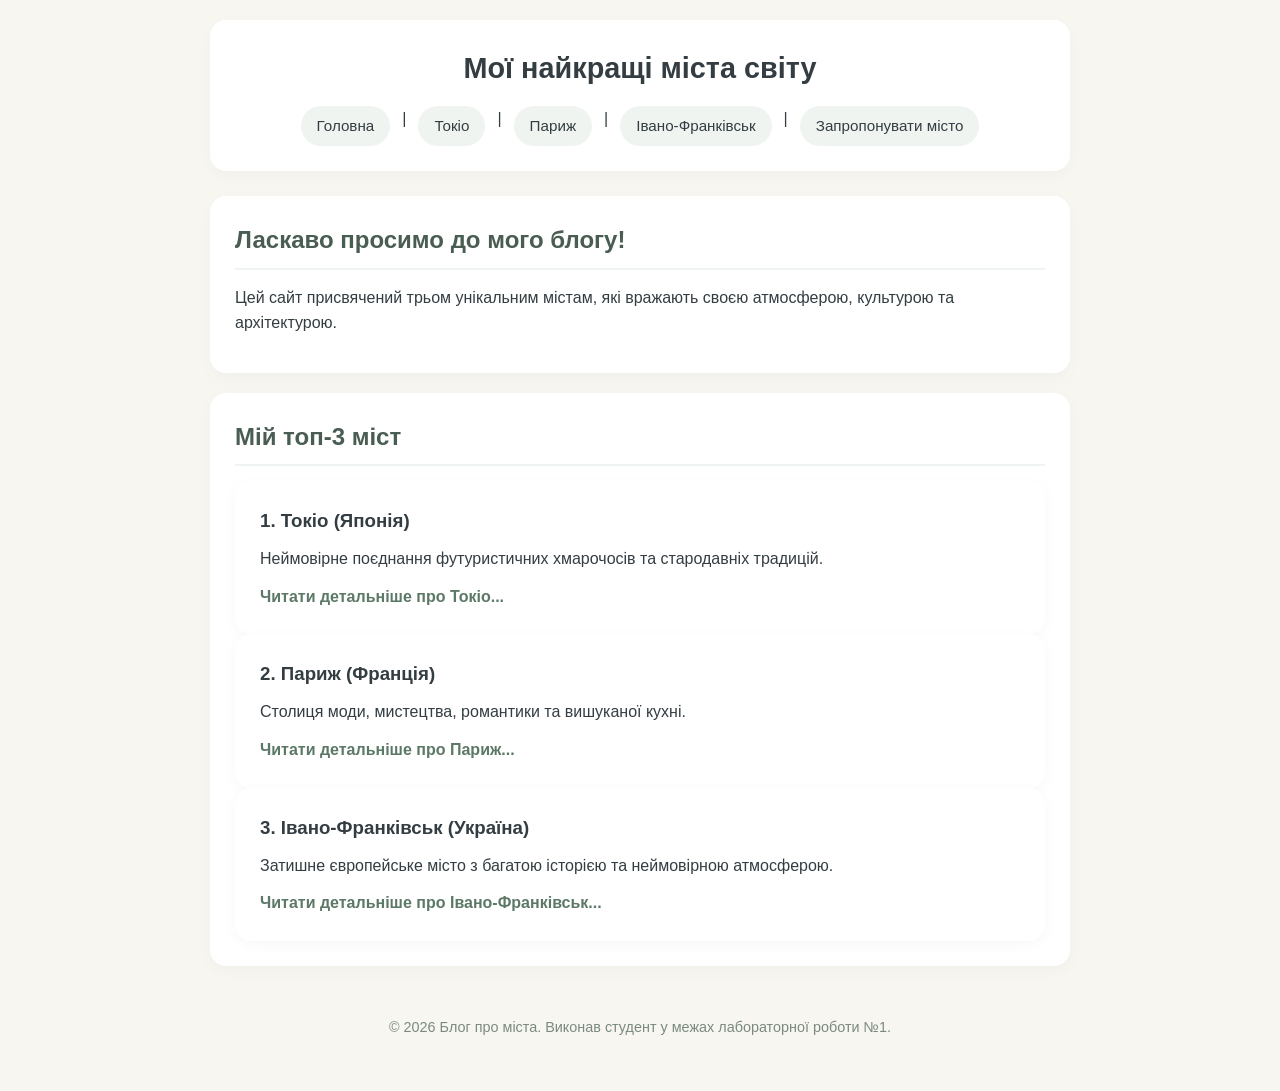
<file: lab_1/index.html>
<!DOCTYPE html>
<html lang="uk">
<head>
    <meta charset="UTF-8">
    <meta name="viewport" content="width=device-width, initial-scale=1.0">
    <title>Блог «Мої найкращі міста світу»</title>
    <link rel="stylesheet" href="./style.css">
</head>
<body>
    <header>
        <h1>Мої найкращі міста світу</h1>
        <nav>
            <a href="./index.html">Головна</a> |
            <a href="./city-1.html">Токіо</a> |
            <a href="./city-2.html">Париж</a> |
            <a href="./city-3.html">Івано-Франківськ</a> |
            <a href="./form.html">Запропонувати місто</a>
        </nav>
    </header>

    <main>
        <section>
            <h2>Ласкаво просимо до мого блогу!</h2>
            <p>Цей сайт присвячений трьом унікальним містам, які вражають своєю атмосферою, культурою та архітектурою.</p>
        </section>

        <section>
            <h2>Мій топ-3 міст</h2>
            <article>
                <h3>1. Токіо (Японія)</h3>
                <p>Неймовірне поєднання футуристичних хмарочосів та стародавніх традицій.</p>
                <a href="./city-1.html">Читати детальніше про Токіо...</a>
            </article>

            <article>
                <h3>2. Париж (Франція)</h3>
                <p>Столиця моди, мистецтва, романтики та вишуканої кухні.</p>
                <a href="./city-2.html">Читати детальніше про Париж...</a>
            </article>

            <article>
                <h3>3. Івано-Франківськ (Україна)</h3>
                <p>Затишне європейське місто з багатою історією та неймовірною атмосферою.</p>
                <a href="./city-3.html">Читати детальніше про Івано-Франківськ...</a>
            </article>
        </section>
    </main>

    <footer>
        <hr>
        <p>&copy; 2026 Блог про міста. Виконав студент у межах лабораторної роботи №1.</p>
    </footer>
</body>
</html>
</file>
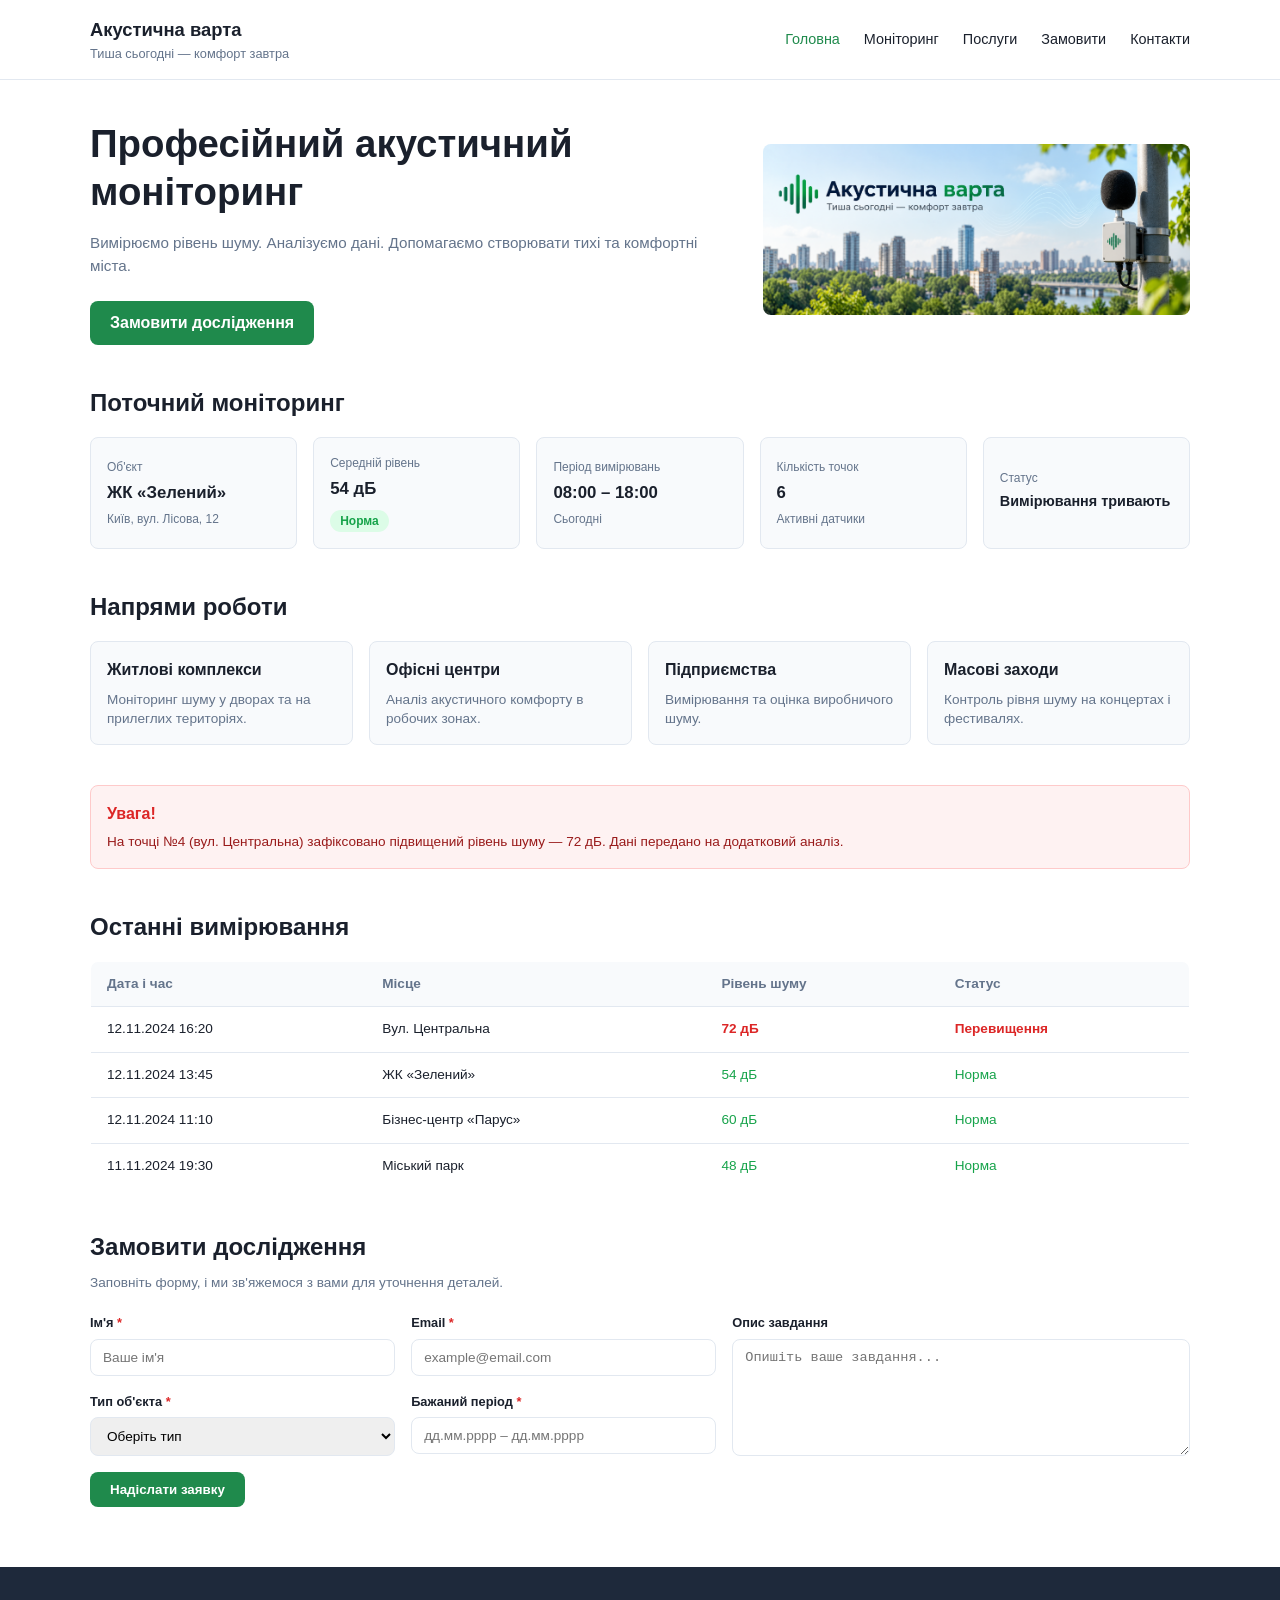
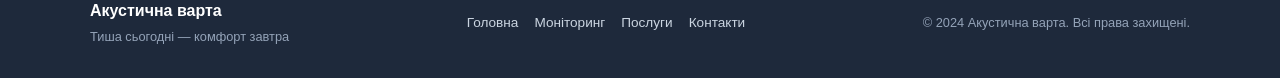
<file: lab_3/index.html>
<!DOCTYPE html>
<html lang="uk">
<head>
  <meta charset="UTF-8">
  <meta name="viewport" content="width=device-width, initial-scale=1.0">
  <title>Акустична варта — Моніторинг шуму</title>
  <link rel="stylesheet" href="./css/main.css">
  <script src="/lab_4/js/monitoring.js" defer></script>
</head>
<body>

  <header class="site-header">
    <div class="header-container">
      <div class="logo">
        <span class="logo-title">Акустична варта</span>
        <span class="logo-tagline">Тиша сьогодні — комфорт завтра</span>
      </div>
      <nav class="main-nav">
        <ul>
          <li><a href="#hero" class="active">Головна</a></li>
          <li><a href="#monitoring">Моніторинг</a></li>
          <li><a href="#services">Послуги</a></li>
          <li><a href="#order">Замовити</a></li>
          <li><a href="#contacts">Контакти</a></li>
        </ul>
      </nav>
    </div>
  </header>

  <main>
    <section id="hero" class="hero-section">
      <div class="hero-content">
        <h1>Професійний акустичний моніторинг</h1>
        <p>Вимірюємо рівень шуму. Аналізуємо дані. Допомагаємо створювати тихі та комфортні міста.</p>
        <a href="#order" class="btn btn-primary">Замовити дослідження</a>
      </div>
      <div class="sensor-decoration">
        <img src="./assets/img/2_lab_header (1).png" alt="Акустичний датчик" class="sensor-img">
      </div>
    </section>

    <section id="monitoring" class="section-container">
      <h2>Поточний моніторинг</h2>
      <div class="cards-wrapper">
        <div class="card metric-card">
          <span class="card-label">Об'єкт</span>
          <strong class="card-value">ЖК «Зелений»</strong>
          <span class="card-subtext">Київ, вул. Лісова, 12</span>
        </div>
        <div class="card metric-card">
          <span class="card-label">Середній рівень</span>
          <strong class="card-value">54 дБ</strong>
          <span class="badge badge-success">Норма</span>
        </div>
        <div class="card metric-card">
          <span class="card-label">Період вимірювань</span>
          <strong class="card-value">08:00 – 18:00</strong>
          <span class="card-subtext">Сьогодні</span>
        </div>
        <div class="card metric-card">
          <span class="card-label">Кількість точок</span>
          <strong class="card-value">6</strong>
          <span class="card-subtext">Активні датчики</span>
        </div>
        <div class="card metric-card">
          <span class="card-label">Статус</span>
          <strong class="card-value status-text">Вимірювання тривають</strong>
        </div>
      </div>
    </section>

    <section id="services" class="section-container">
      <h2>Напрями роботи</h2>
      <div class="cards-wrapper">
        <article class="card service-card">
          <h3>Житлові комплекси</h3>
          <p>Моніторинг шуму у дворах та на прилеглих територіях.</p>
        </article>
        <article class="card service-card">
          <h3>Офісні центри</h3>
          <p>Аналіз акустичного комфорту в робочих зонах.</p>
        </article>
        <article class="card service-card">
          <h3>Підприємства</h3>
          <p>Вимірювання та оцінка виробничого шуму.</p>
        </article>
        <article class="card service-card">
          <h3>Масові заходи</h3>
          <p>Контроль рівня шуму на концертах і фестивалях.</p>
        </article>
      </div>
    </section>

    <aside class="warning-box" id="warning">
      <span class="warning-badge">Увага!</span>
      <h3>Увага!</h3>
      <p>На точці №4 (вул. Центральна) зафіксовано підвищений рівень шуму — 72 дБ. Дані передано на додатковий аналіз.</p>
    </aside>

    <section class="section-container">
      <h2>Останні вимірювання</h2>
      <table class="measurements-table">
        <thead>
          <tr>
            <th>Дата і час</th>
            <th>Місце</th>
            <th>Рівень шуму</th>
            <th>Статус</th>
          </tr>
        </thead>
        <tbody>
          <tr>
            <td>12.11.2024 16:20</td>
            <td>Вул. Центральна</td>
            <td class="text-danger">72 дБ</td>
            <td class="text-danger">Перевищення</td>
          </tr>
          <tr>
            <td>12.11.2024 13:45</td>
            <td>ЖК «Зелений»</td>
            <td class="text-success">54 дБ</td>
            <td class="text-success">Норма</td>
          </tr>
          <tr>
            <td>12.11.2024 11:10</td>
            <td>Бізнес-центр «Парус»</td>
            <td class="text-success">60 дБ</td>
            <td class="text-success">Норма</td>
          </tr>
          <tr>
            <td>11.11.2024 19:30</td>
            <td>Міський парк</td>
            <td class="text-success">48 дБ</td>
            <td class="text-success">Норма</td>
          </tr>
        </tbody>
      </table>
    </section>

    <section id="order" class="section-container">
      <h2>Замовити дослідження</h2>
      <p class="section-subtitle">Заповніть форму, і ми зв'яжемося з вами для уточнення деталей.</p>

      <form class="order-form" action="#" method="post">
        <div class="form-grid">
          <div class="form-group">
            <label for="user-name">Ім'я <span class="required">*</span></label>
            <input type="text" id="user-name" name="name" placeholder="Ваше ім'я" required>
          </div>

          <div class="form-group">
            <label for="user-email">Email <span class="required">*</span></label>
            <input type="email" id="user-email" name="email" placeholder="example@email.com" required>
          </div>

          <div class="form-group">
            <label for="object-type">Тип об'єкта <span class="required">*</span></label>
            <select id="object-type" name="object-type" required>
              <option value="" disabled selected>Оберіть тип</option>
              <option value="residential">Житловий комплекс</option>
              <option value="office">Офісний центр</option>
              <option value="industrial">Підприємство</option>
              <option value="event">Масовий захід</option>
            </select>
          </div>

          <div class="form-group">
            <label for="period">Бажаний період <span class="required">*</span></label>
            <input type="text" id="period" name="period" placeholder="дд.мм.рррр – дд.мм.рррр" required>
          </div>

          <div class="form-group full-width">
            <label for="description">Опис завдання</label>
            <textarea id="description" name="description" rows="4" placeholder="Опишіть ваше завдання..."></textarea>
          </div>
        </div>

        <button type="submit" class="btn btn-primary btn-submit">Надіслати заявку</button>
      </form>
    </section>
  </main>

  <footer id="contacts" class="site-footer">
    <div class="footer-container">
      <div class="footer-brand">
        <strong>Акустична варта</strong>
        <p>Тиша сьогодні — комфорт завтра</p>
      </div>
      <ul class="footer-nav">
        <li><a href="#hero">Головна</a></li>
        <li><a href="#monitoring">Моніторинг</a></li>
        <li><a href="#services">Послуги</a></li>
        <li><a href="#contacts">Контакти</a></li>
      </ul>
      <div class="footer-copyright">
        © 2024 Акустична варта. Всі права захищені.
      </div>
    </div>
  </footer>

</body>
</html>
</file>
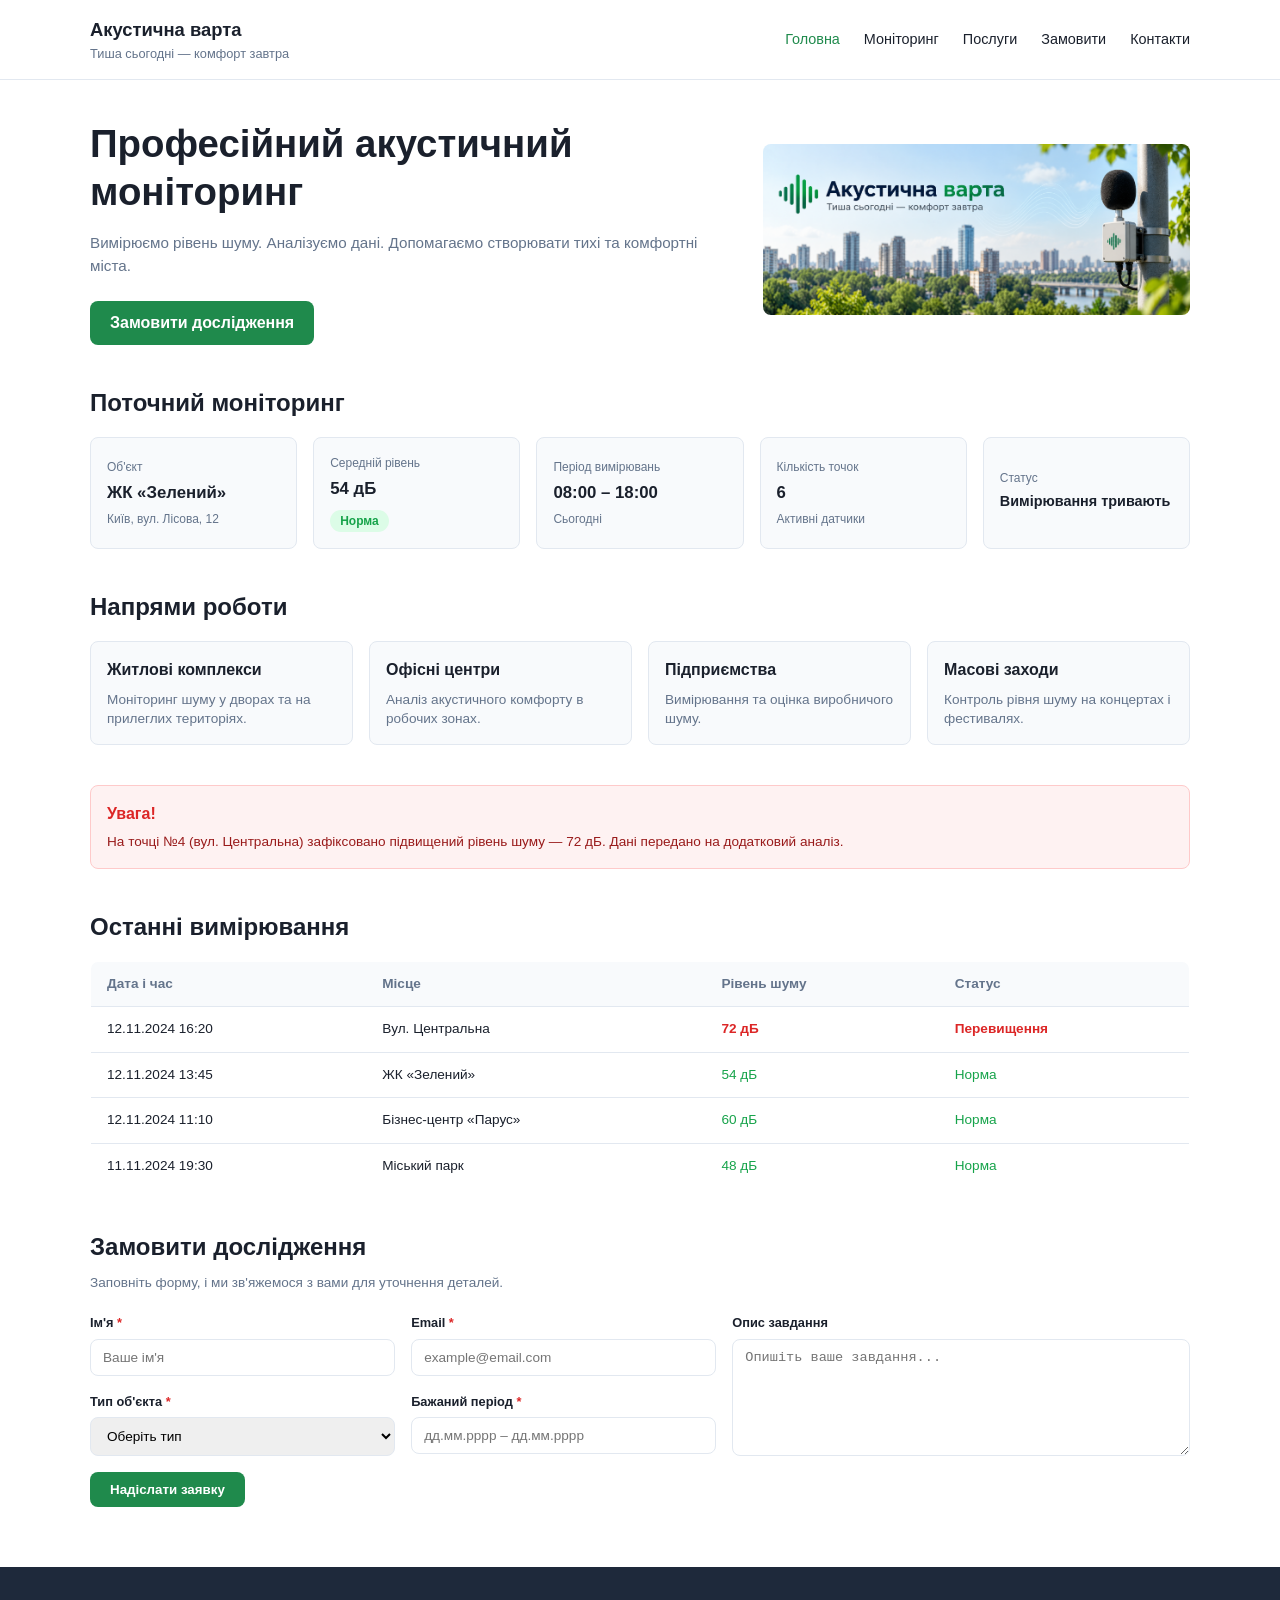
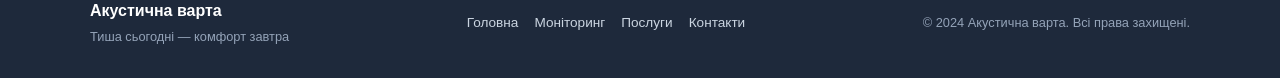
<file: lab_3/acoustic-watch/index.html>
<!DOCTYPE html>
<html lang="uk">
<head>
  <meta charset="UTF-8">
  <meta name="viewport" content="width=device-width, initial-scale=1.0">
  <title>Акустична варта — Моніторинг шуму</title>
  <link rel="stylesheet" href="/lab_3/css/main.css">
  
</head>
<body>

  <header class="site-header">
    <div class="header-container">
      <div class="logo">
        <span class="logo-title">Акустична варта</span>
        <span class="logo-tagline">Тиша сьогодні — комфорт завтра</span>
      </div>
      <nav class="main-nav">
        <ul>
          <li><a href="#hero" class="active">Головна</a></li>
          <li><a href="#monitoring">Моніторинг</a></li>
          <li><a href="#services">Послуги</a></li>
          <li><a href="#order">Замовити</a></li>
          <li><a href="#contacts">Контакти</a></li>
        </ul>
      </nav>
    </div>
  </header>

  <main>
    <section id="hero" class="hero-section">
      <div class="hero-content">
        <h1>Професійний акустичний моніторинг</h1>
        <p>Вимірюємо рівень шуму. Аналізуємо дані. Допомагаємо створювати тихі та комфортні міста.</p>
        <a href="#order" class="btn btn-primary">Замовити дослідження</a>
      </div>
      <div class="sensor-decoration">
        <img src="/lab_3/assets/img/2_lab_header (1).png" alt="Акустичний датчик" class="sensor-img">
      </div>
    </section>

    <section id="monitoring" class="section-container">
      <h2>Поточний моніторинг</h2>
      <div class="cards-wrapper">
        <div class="card metric-card">
          <span class="card-label">Об'єкт</span>
          <strong class="card-value">ЖК «Зелений»</strong>
          <span class="card-subtext">Київ, вул. Лісова, 12</span>
        </div>
        <div class="card metric-card">
          <span class="card-label">Середній рівень</span>
          <strong class="card-value">54 дБ</strong>
          <span class="badge badge-success">Норма</span>
        </div>
        <div class="card metric-card">
          <span class="card-label">Період вимірювань</span>
          <strong class="card-value">08:00 – 18:00</strong>
          <span class="card-subtext">Сьогодні</span>
        </div>
        <div class="card metric-card">
          <span class="card-label">Кількість точок</span>
          <strong class="card-value">6</strong>
          <span class="card-subtext">Активні датчики</span>
        </div>
        <div class="card metric-card">
          <span class="card-label">Статус</span>
          <strong class="card-value status-text">Вимірювання тривають</strong>
        </div>
      </div>
    </section>

    <section id="services" class="section-container">
      <h2>Напрями роботи</h2>
      <div class="cards-wrapper">
        <article class="card service-card">
          <h3>Житлові комплекси</h3>
          <p>Моніторинг шуму у дворах та на прилеглих територіях.</p>
        </article>
        <article class="card service-card">
          <h3>Офісні центри</h3>
          <p>Аналіз акустичного комфорту в робочих зонах.</p>
        </article>
        <article class="card service-card">
          <h3>Підприємства</h3>
          <p>Вимірювання та оцінка виробничого шуму.</p>
        </article>
        <article class="card service-card">
          <h3>Масові заходи</h3>
          <p>Контроль рівня шуму на концертах і фестивалях.</p>
        </article>
      </div>
    </section>

    <aside class="warning-box" id="warning">
      <span class="warning-badge">Увага!</span>
      <h3>Увага!</h3>
      <p>На точці №4 (вул. Центральна) зафіксовано підвищений рівень шуму — 72 дБ. Дані передано на додатковий аналіз.</p>
    </aside>

    <section class="section-container">
      <h2>Останні вимірювання</h2>
      <table class="measurements-table">
        <thead>
          <tr>
            <th>Дата і час</th>
            <th>Місце</th>
            <th>Рівень шуму</th>
            <th>Статус</th>
          </tr>
        </thead>
        <tbody>
          <tr>
            <td>12.11.2024 16:20</td>
            <td>Вул. Центральна</td>
            <td class="text-danger">72 дБ</td>
            <td class="text-danger">Перевищення</td>
          </tr>
          <tr>
            <td>12.11.2024 13:45</td>
            <td>ЖК «Зелений»</td>
            <td class="text-success">54 дБ</td>
            <td class="text-success">Норма</td>
          </tr>
          <tr>
            <td>12.11.2024 11:10</td>
            <td>Бізнес-центр «Парус»</td>
            <td class="text-success">60 дБ</td>
            <td class="text-success">Норма</td>
          </tr>
          <tr>
            <td>11.11.2024 19:30</td>
            <td>Міський парк</td>
            <td class="text-success">48 дБ</td>
            <td class="text-success">Норма</td>
          </tr>
        </tbody>
      </table>
    </section>

    <section id="order" class="section-container">
      <h2>Замовити дослідження</h2>
      <p class="section-subtitle">Заповніть форму, і ми зв'яжемося з вами для уточнення деталей.</p>

      <form class="order-form" action="#" method="post">
        <div class="form-grid">
          <div class="form-group">
            <label for="user-name">Ім'я <span class="required">*</span></label>
            <input type="text" id="user-name" name="name" placeholder="Ваше ім'я" required>
          </div>

          <div class="form-group">
            <label for="user-email">Email <span class="required">*</span></label>
            <input type="email" id="user-email" name="email" placeholder="example@email.com" required>
          </div>

          <div class="form-group">
            <label for="object-type">Тип об'єкта <span class="required">*</span></label>
            <select id="object-type" name="object-type" required>
              <option value="" disabled selected>Оберіть тип</option>
              <option value="residential">Житловий комплекс</option>
              <option value="office">Офісний центр</option>
              <option value="industrial">Підприємство</option>
              <option value="event">Масовий захід</option>
            </select>
          </div>

          <div class="form-group">
            <label for="period">Бажаний період <span class="required">*</span></label>
            <input type="text" id="period" name="period" placeholder="дд.мм.рррр – дд.мм.рррр" required>
          </div>

          <div class="form-group full-width">
            <label for="description">Опис завдання</label>
            <textarea id="description" name="description" rows="4" placeholder="Опишіть ваше завдання..."></textarea>
          </div>
        </div>

        <button type="submit" class="btn btn-primary btn-submit">Надіслати заявку</button>
      </form>
    </section>
  </main>

  <footer id="contacts" class="site-footer">
    <div class="footer-container">
      <div class="footer-brand">
        <strong>Акустична варта</strong>
        <p>Тиша сьогодні — комфорт завтра</p>
      </div>
      <ul class="footer-nav">
        <li><a href="#hero">Головна</a></li>
        <li><a href="#monitoring">Моніторинг</a></li>
        <li><a href="#services">Послуги</a></li>
        <li><a href="#contacts">Контакти</a></li>
      </ul>
      <div class="footer-copyright">
        © 2024 Акустична варта. Всі права захищені.
      </div>
    </div>
  </footer>

</body>
</html>
</file>
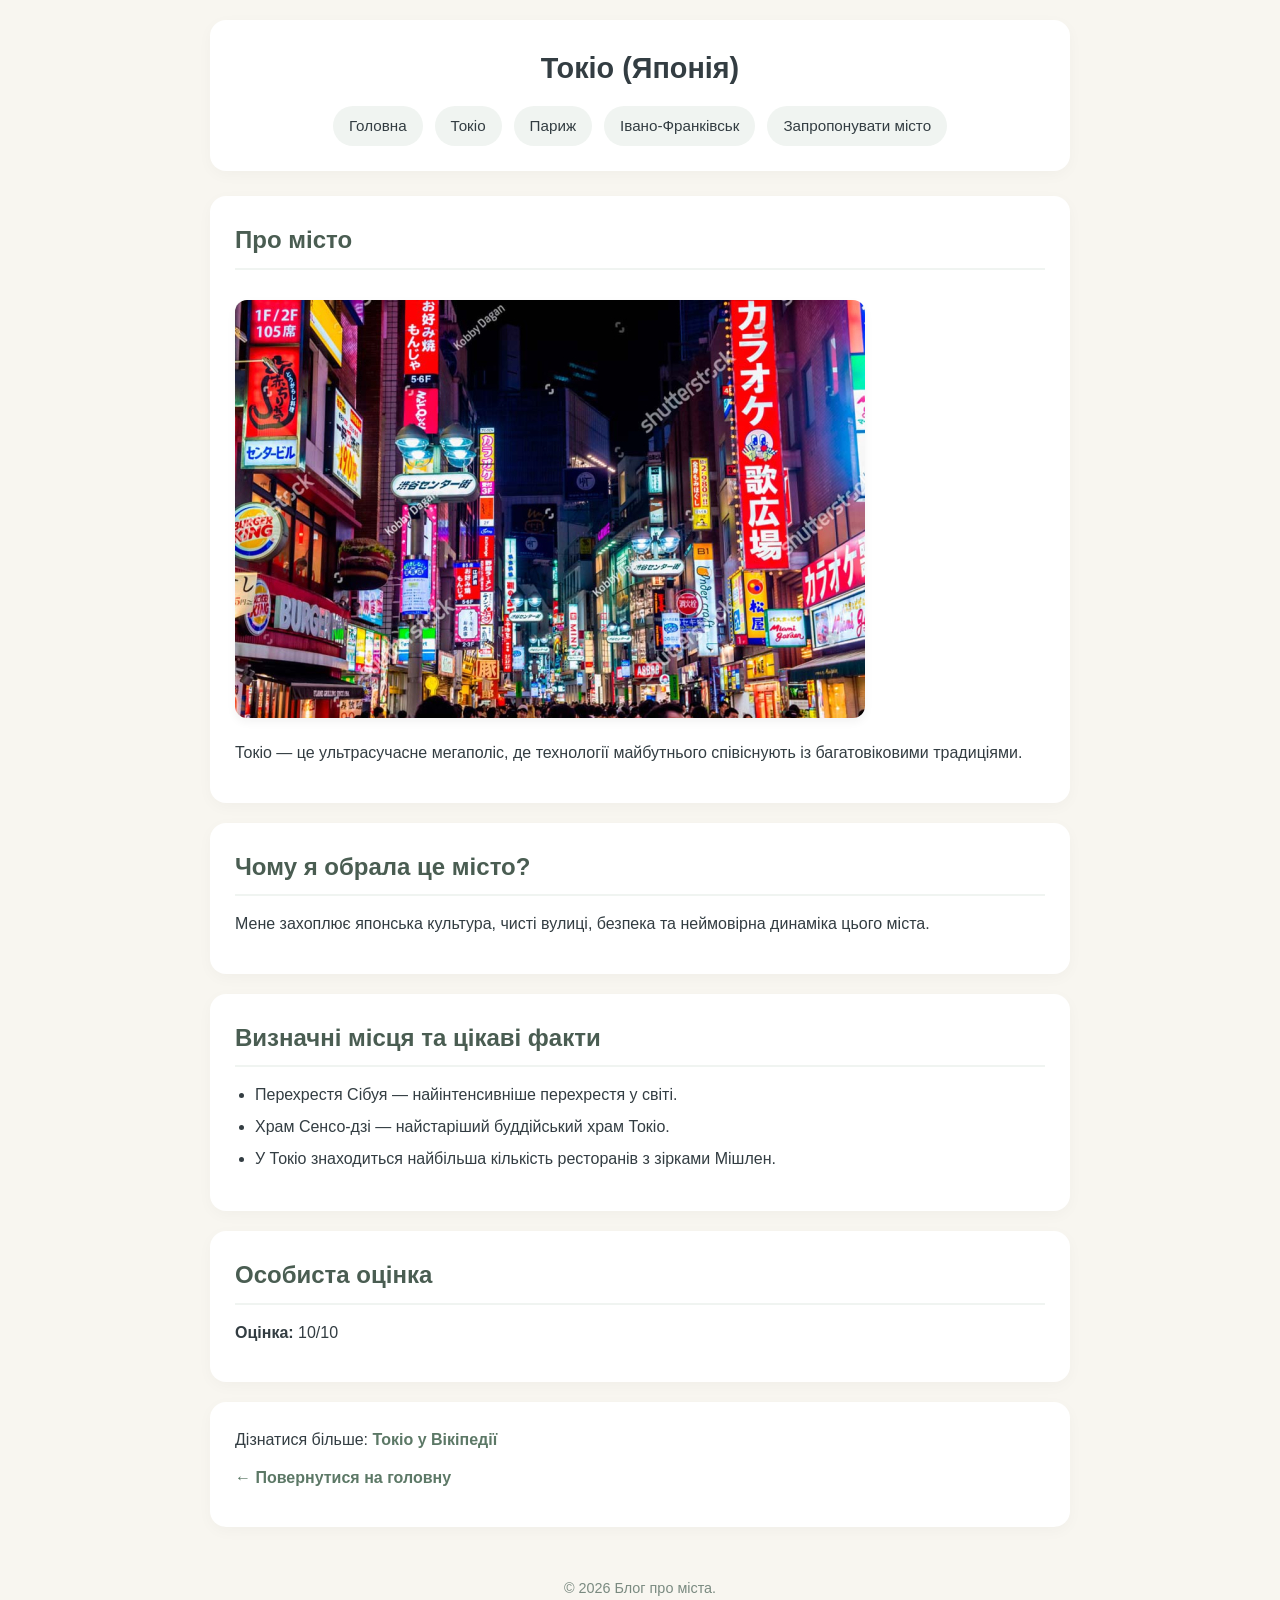
<file: lab_1/city-1.html>
<!DOCTYPE html>
<html lang="uk">
<head>
    <meta charset="UTF-8">
    <meta name="viewport" content="width=device-width, initial-scale=1.0">
    <title>Токіо — Мої найкращі міста світу</title>
    <link rel="stylesheet" href="./style.css">
</head>
<body>
    <header>
        <h1>Токіо (Японія)</h1>
        <nav>
            <a href="./index.html">Головна</a> 
            <a href="./city-1.html">Токіо</a> 
            <a href="./city-2.html">Париж</a>
            <a href="city-3.html">Івано-Франківськ</a> 
            <a href="./form.html">Запропонувати місто</a>
        </nav>
    </header>

    <main>
        <section>
            <h2>Про місто</h2>
            <img src="./img/tokio.jpg" alt="Панорама нічного Токіо">
            <p>Токіо — це ультрасучасне мегаполіс, де технології майбутнього співіснують із багатовіковими традиціями.</p>
        </section>

        <section>
            <h2>Чому я обрала це місто?</h2>
            <p>Мене захоплює японська культура, чисті вулиці, безпека та неймовірна динаміка цього міста.</p>
        </section>

        <section>
            <h2>Визначні місця та цікаві факти</h2>
            <ul>
                <li>Перехрестя Сібуя — найінтенсивніше перехрестя у світі.</li>
                <li>Храм Сенсо-дзі — найстаріший буддійський храм Токіо.</li>
                <li>У Токіо знаходиться найбільша кількість ресторанів з зірками Мішлен.</li>
            </ul>
        </section>

        <section>
            <h2>Особиста оцінка</h2>
            <p><strong>Оцінка:</strong> 10/10</p>
        </section>

        <section>
            <p>Дізнатися більше: <a href="https://uk.wikipedia.org/wiki/Токіо" target="_blank" rel="noopener">Токіо у Вікіпедії</a></p>
            <p><a href="./index.html">← Повернутися на головну</a></p>
        </section>
    </main>

    <footer>
        <hr>
        <p>&copy; 2026 Блог про міста.</p>
    </footer>
</body>
</html>
</file>
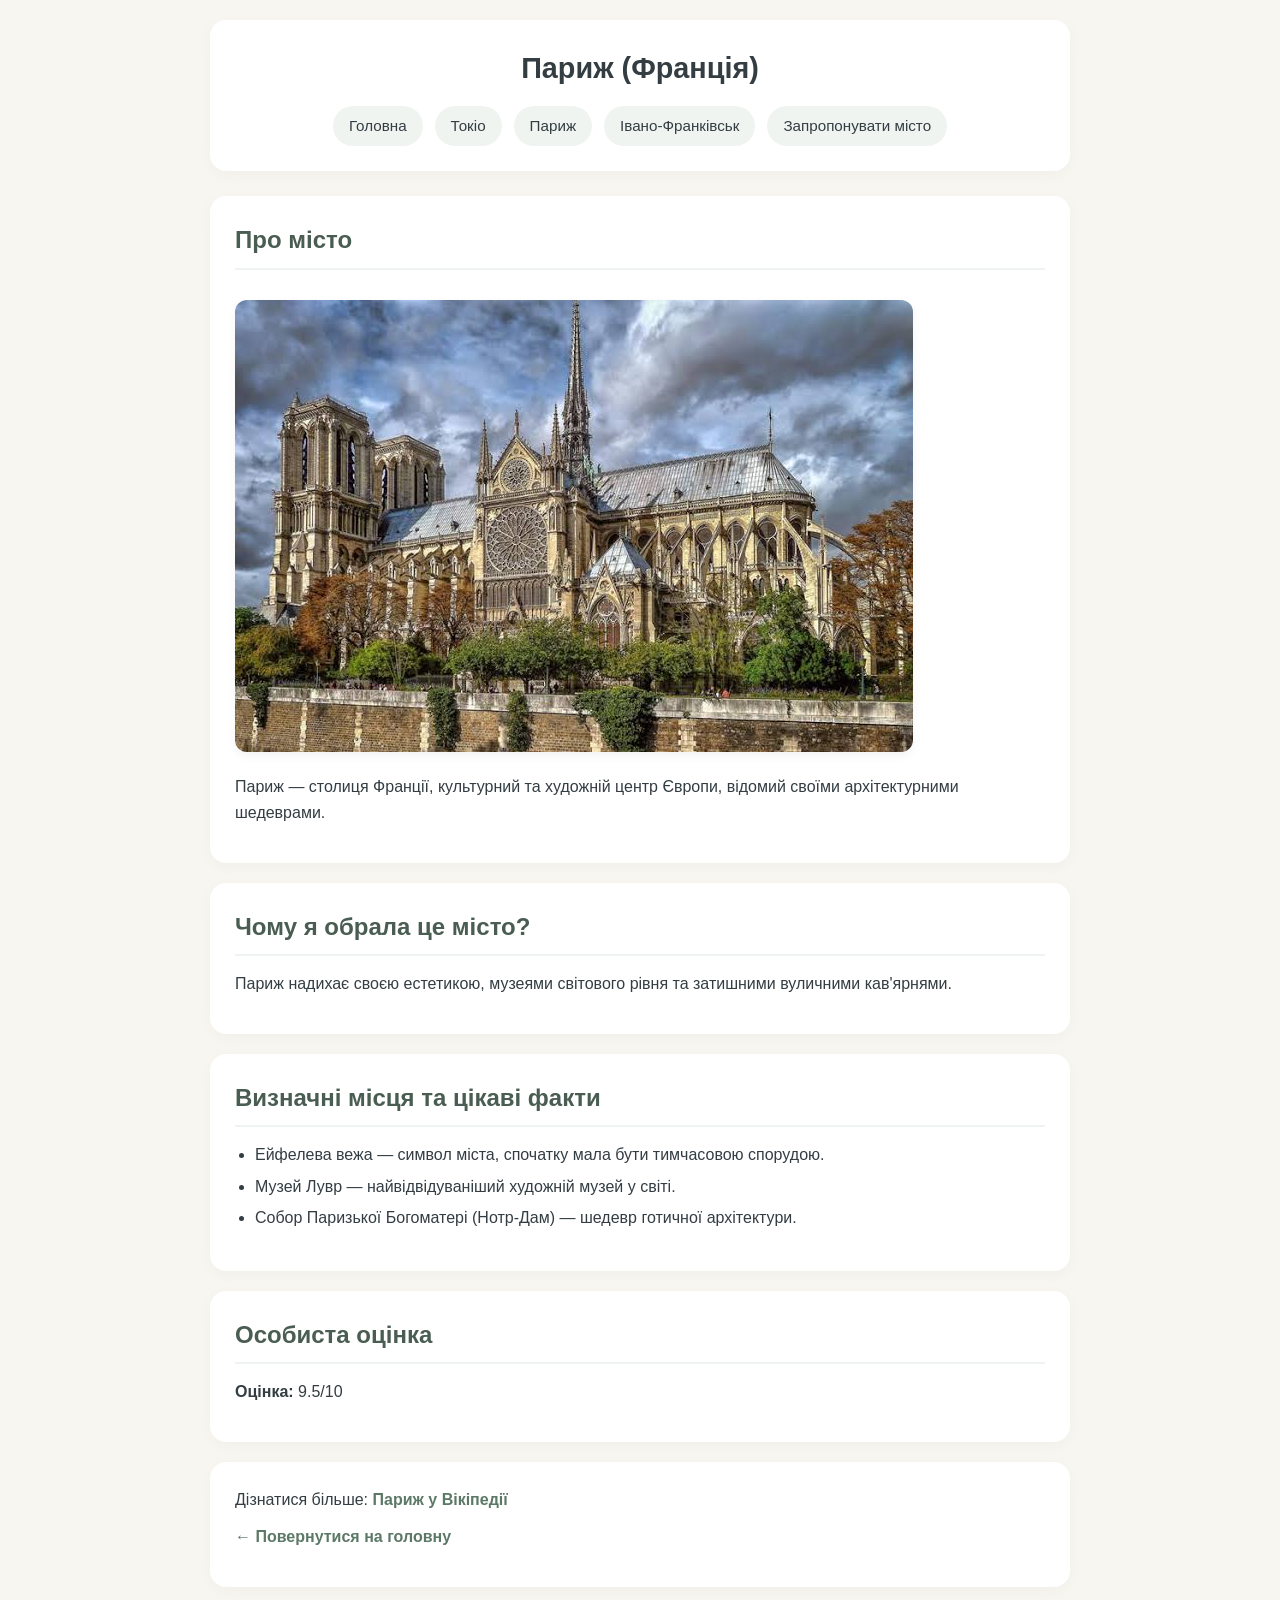
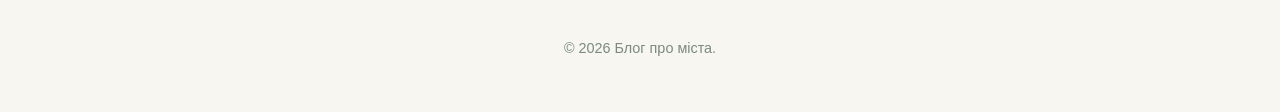
<file: lab_1/city-2.html>
<!DOCTYPE html>
<html lang="uk">
<head>
    <meta charset="UTF-8">
    <meta name="viewport" content="width=device-width, initial-scale=1.0">
    <title>Париж — Мої найкращі міста світу</title>
    <link rel="stylesheet" href="./style.css">
</head>
<body>
    <header>
        <h1>Париж (Франція)</h1>
        <nav>
            <a href="./index.html">Головна</a> 
            <a href="./city-1.html">Токіо</a> 
            <a href="./city-2.html">Париж</a> 
            <a href="./city-3.html">Івано-Франківськ</a> 
            <a href="./form.html">Запропонувати місто</a>
        </nav>
    </header>

    <main>
        <section>
            <h2>Про місто</h2>
            <img src="./img/sobor.jpg" alt="Ейфелева вежа в Парижі">
            <p>Париж — столиця Франції, культурний та художній центр Європи, відомий своїми архітектурними шедеврами.</p>
        </section>

        <section>
            <h2>Чому я обрала це місто?</h2>
            <p>Париж надихає своєю естетикою, музеями світового рівня та затишними вуличними кав'ярнями.</p>
        </section>

        <section>
            <h2>Визначні місця та цікаві факти</h2>
            <ul>
                <li>Ейфелева вежа — символ міста, спочатку мала бути тимчасовою спорудою.</li>
                <li>Музей Лувр — найвідвідуваніший художній музей у світі.</li>
                <li>Собор Паризької Богоматері (Нотр-Дам) — шедевр готичної архітектури.</li>
            </ul>
        </section>

        <section>
            <h2>Особиста оцінка</h2>
            <p><strong>Оцінка:</strong> 9.5/10</p>
        </section>

        <section>
            <p>Дізнатися більше: <a href="https://uk.wikipedia.org/wiki/Париж" target="_blank" rel="noopener">Париж у Вікіпедії</a></p>
            <p><a href="./index.html">← Повернутися на головну</a></p>
        </section>
    </main>

    <footer>
        <hr>
        <p>&copy; 2026 Блог про міста.</p>
    </footer>
</body>
</html>
</file>
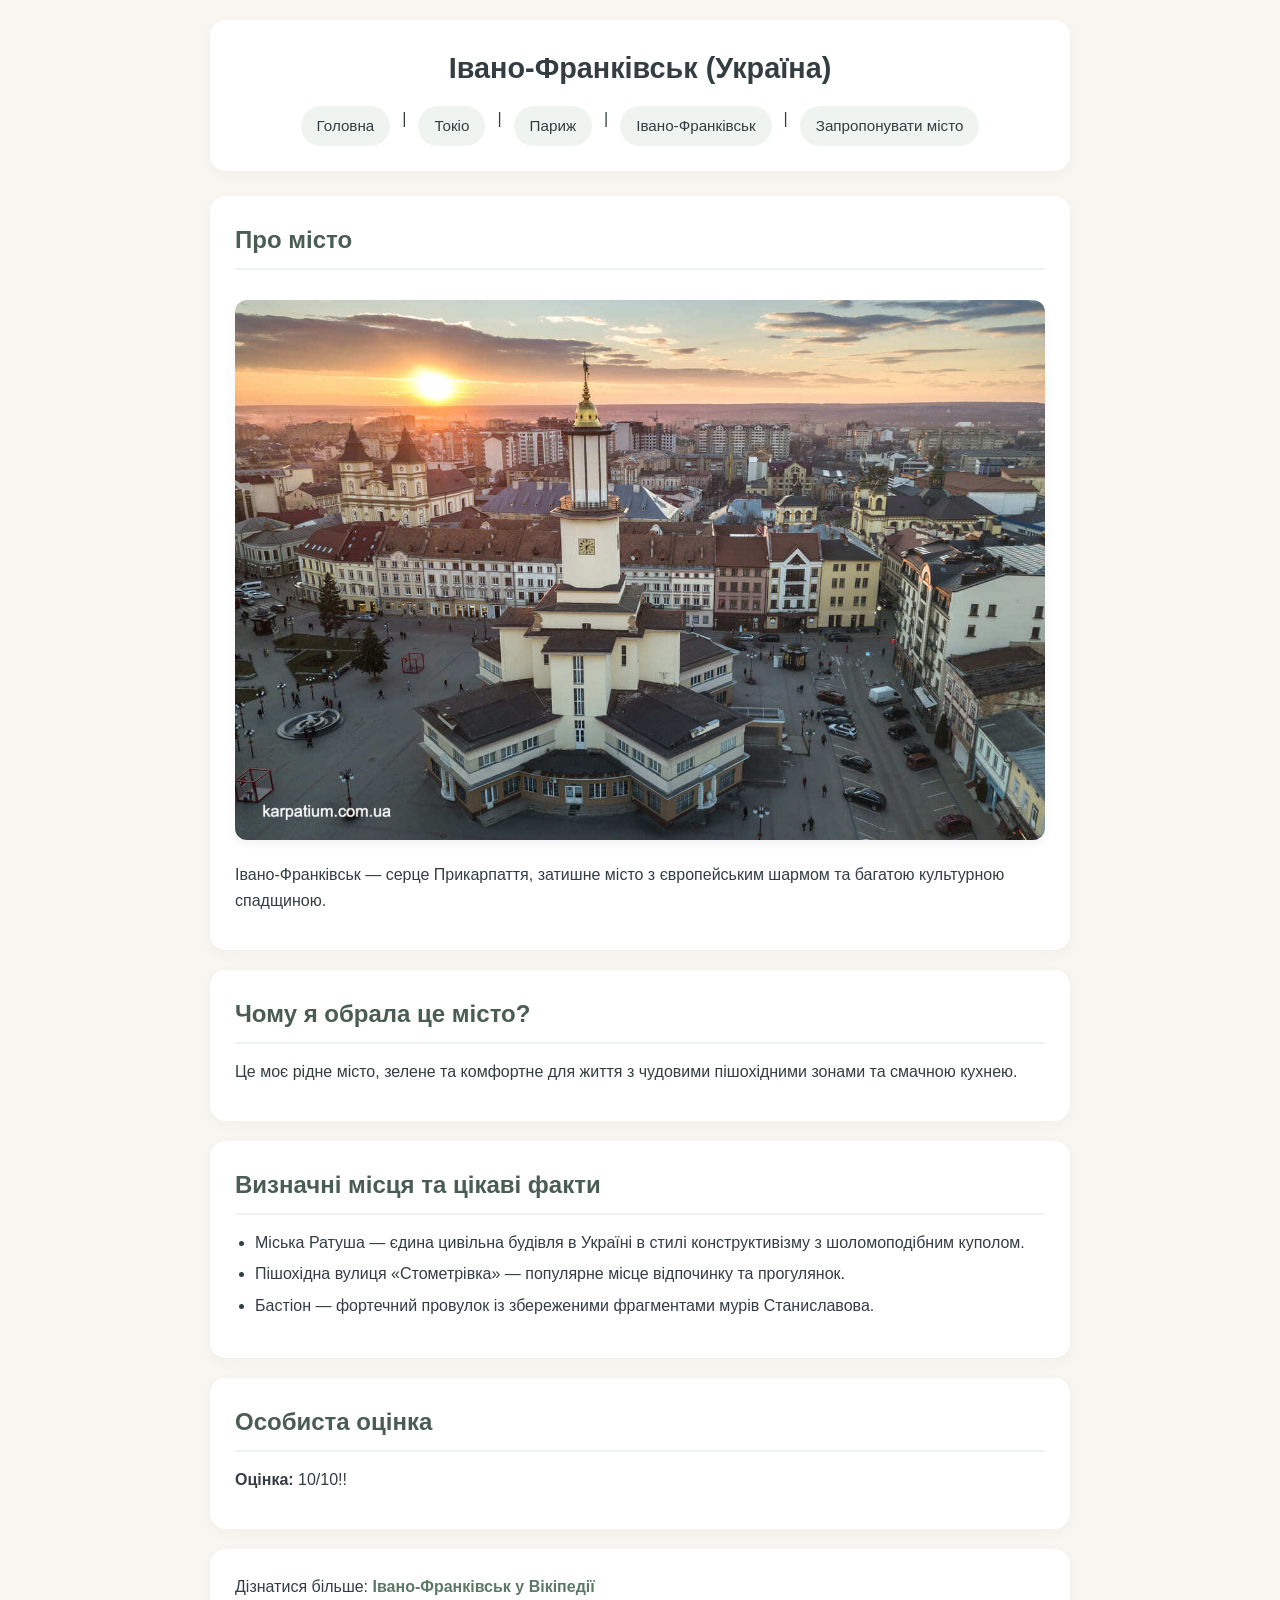
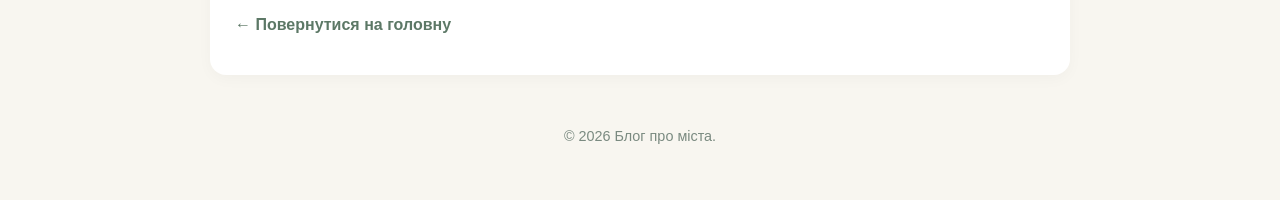
<file: lab_1/city-3.html>
<!DOCTYPE html>
<html lang="uk">
<head>
    <meta charset="UTF-8">
    <meta name="viewport" content="width=device-width, initial-scale=1.0">
    <title>Івано-Франківськ — Мої найкращі міста світу</title>
    <link rel="stylesheet" href="./style.css">
</head>
<body>
    <header>
        <h1>Івано-Франківськ (Україна)</h1>
        <nav>
            <a href="./index.html">Головна</a> |
            <a href="./city-1.html">Токіо</a> |
            <a href="./city-2.html">Париж</a> |
            <a href="./city-3.html">Івано-Франківськ</a> |
            <a href="./form.html">Запропонувати місто</a>
        </nav>
    </header>

    <main>
        <section>
            <h2>Про місто</h2>
            <img src="./img/ратуша франківськ що подивитись.jpg" alt="Міська ратуша та площа Ринок в Івано-Франківську">
            <p>Івано-Франківськ — серце Прикарпаття, затишне місто з європейським шармом та багатою культурною спадщиною.</p>
        </section>

        <section>
            <h2>Чому я обрала це місто?</h2>
            <p>Це моє рідне місто, зелене та комфортне для життя з чудовими пішохідними зонами та смачною кухнею.</p>
        </section>

        <section>
            <h2>Визначні місця та цікаві факти</h2>
            <ul>
                <li>Міська Ратуша — єдина цивільна будівля в Україні в стилі конструктивізму з шоломоподібним куполом.</li>
                <li>Пішохідна вулиця «Стометрівка» — популярне місце відпочинку та прогулянок.</li>
                <li>Бастіон — фортечний провулок із збереженими фрагментами мурів Станиславова.</li>
            </ul>
        </section>

        <section>
            <h2>Особиста оцінка</h2>
            <p><strong>Оцінка:</strong> 10/10!!</p>
        </section>

        <section>
            <p>Дізнатися більше: <a href="https://uk.wikipedia.org/wiki/Івано-Франківськ" target="_blank" rel="noopener">Івано-Франківськ у Вікіпедії</a></p>
            <p><a href="./index.html">← Повернутися на головну</a></p>
        </section>
    </main>

    <footer>
        <hr>
        <p>&copy; 2026 Блог про міста.</p>
    </footer>
</body>
</html>
</file>
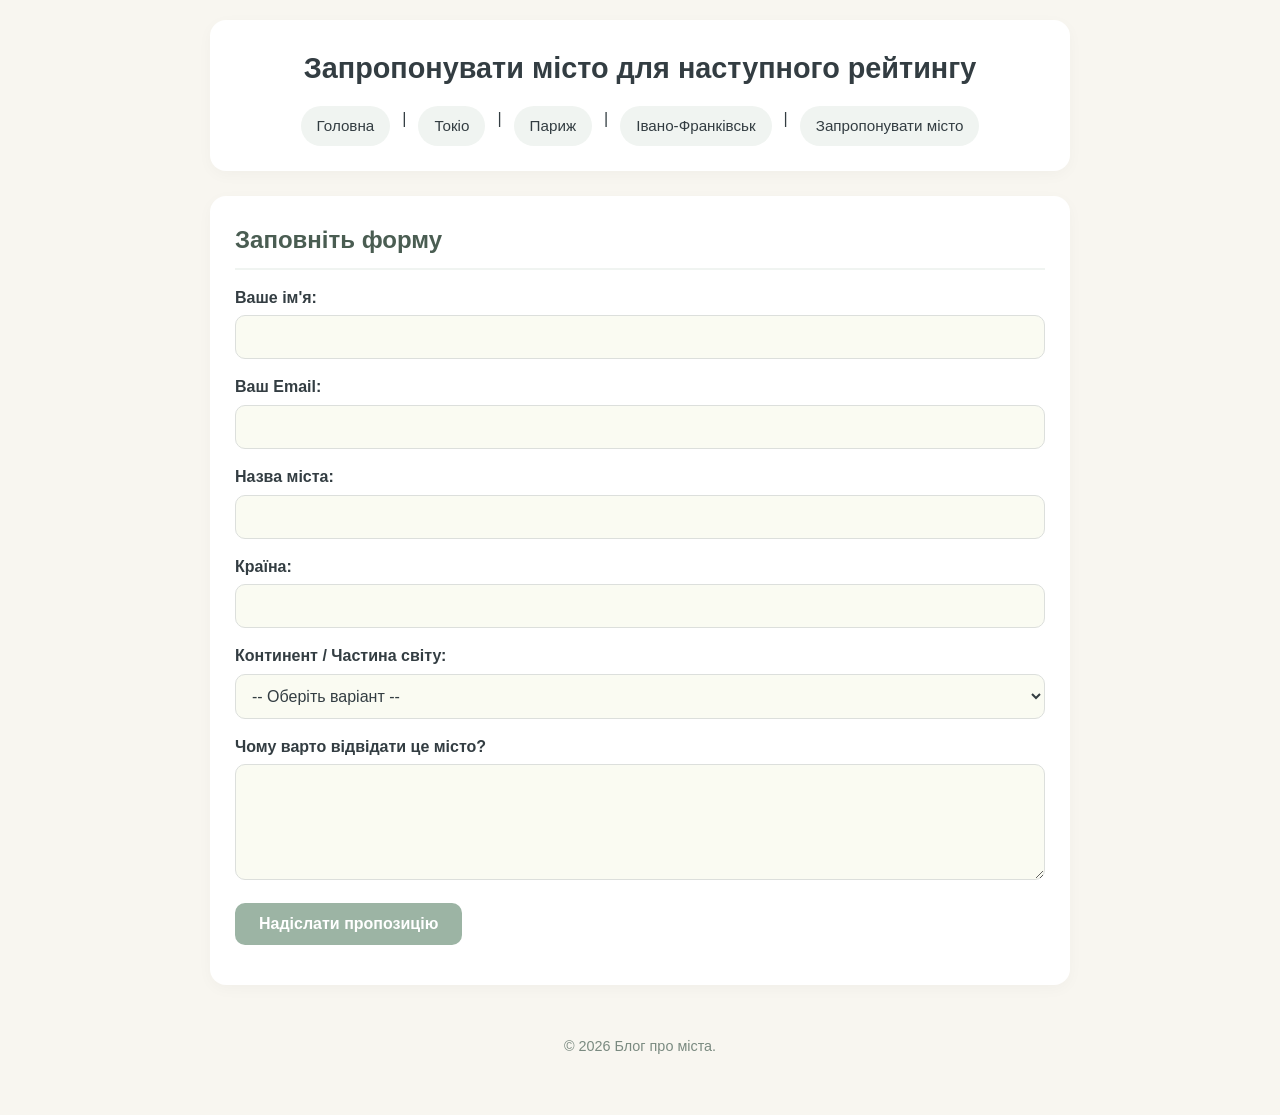
<file: lab_1/form.html>
<!DOCTYPE html>
<html lang="uk">
<head>
    <meta charset="UTF-8">
    <meta name="viewport" content="width=device-width, initial-scale=1.0">
    <title>Запропонувати місто — Мої найкращі міста світу</title>
    <link rel="stylesheet" href="./style.css">
</head>
<body>
    <header>
        <h1>Запропонувати місто для наступного рейтингу</h1>
        <nav>
            <a href="index.html">Головна</a> |
            <a href="city-tokyo.html">Токіо</a> |
            <a href="city-paris.html">Париж</a> |
            <a href="city-frankivsk.html">Івано-Франківськ</a> |
            <a href="form.html">Запропонувати місто</a>
        </nav>
    </header>

    <main>
        <section>
            <h2>Заповніть форму</h2>
            <form action="#" method="post">
                <p>
                    <label for="user-name">Ваше ім'я:</label><br>
                    <input type="text" id="user-name" name="user_name" required>
                </p>

                <p>
                    <label for="user-email">Ваш Email:</label><br>
                    <input type="email" id="user-email" name="user_email" required>
                </p>

                <p>
                    <label for="city-name">Назва міста:</label><br>
                    <input type="text" id="city-name" name="city_name" required>
                </p>

                <p>
                    <label for="country">Країна:</label><br>
                    <input type="text" id="country" name="country" required>
                </p>

                <p>
                    <label for="continent">Континент / Частина світу:</label><br>
                    <select id="continent" name="continent" required>
                        <option value="">-- Оберіть варіант --</option>
                        <option value="europe">Європа</option>
                        <option value="asia">Азія</option>
                        <option value="america">Америка</option>
                        <option value="africa">Африка</option>
                        <option value="oceania">Океанія</option>
                    </select>
                </p>

                <p>
                    <label for="reason">Чому варто відвідати це місто?</label><br>
                    <textarea id="reason" name="reason" rows="5" cols="40" required></textarea>
                </p>

                <p>
                    <button type="submit">Надіслати пропозицію</button>
                </p>
            </form>
        </section>
    </main>

    <footer>
        <hr>
        <p>&copy; 2026 Блог про міста.</p>
    </footer>
</body>
</html>
</file>
<file: lab_1/style.css>
:root {
    --bg-color: #f8f6f0;
    --card-bg: #ffffff;
    --text-color: #333d42;
    --accent-color: #9cb4a4;
    --accent-hover: #839d8c;
    --border-color: #e5e5ed;
}

* {
    box-sizing: border-box;
    margin: 0;
    padding: 0;
}

body {
    font-family: 'Segoe UI', Tahoma, Geneva, Verdana, sans-serif;
    background-color: var(--bg-color);
    color: var(--text-color);
    line-height: 1.6;
    padding: 20px;
    max-width: 900px;
    margin: 0 auto;
}

header {
    background-color: var(--card-bg);
    padding: 25px;
    border-radius: 16px;
    box-shadow: 0 4px 15px rgba(0, 0, 0, 0.03);
    margin-bottom: 25px;
    text-align: center;
}

header h1 {
    font-size: 1.8rem;
    margin-bottom: 15px;
    color: var(--text-color);
}

nav {
    display: flex;
    justify-content: center;
    gap: 12px;
    flex-wrap: wrap;
}

nav a {
    text-decoration: none;
    color: var(--text-color);
    background-color: #f0f4f1;
    padding: 8px 16px;
    border-radius: 20px;
    font-weight: 500;
    font-size: 0.95rem;
    transition: all 0.3s ease;
}

nav a:hover {
    background-color: var(--accent-color);
    color: #ffffff;
    transform: translateY(-2px);
}

main {
    display: flex;
    flex-direction: column;
    gap: 20px;
}

section, article {
    background-color: var(--card-bg);
    padding: 25px;
    border-radius: 16px;
    box-shadow: 0 4px 15px rgba(0, 0, 0, 0.03);
}

h2 {
    margin-bottom: 15px;
    color: #4a5d52;
    border-bottom: 2px solid #f0f4f1;
    padding-bottom: 8px;
}

h3 {
    margin-bottom: 10px;
    color: var(--text-color);
}

p {
    margin-bottom: 12px;
}

ul {
    margin-left: 20px;
    margin-bottom: 15px;
}

li {
    margin-bottom: 6px;
}

img {
    max-width: 100%;
    height: auto;
    border-radius: 12px;
    margin: 15px 0;
    box-shadow: 0 4px 10px rgba(0, 0, 0, 0.05);
}

a {
    color: #5c7866;
    text-decoration: none;
    font-weight: 600;
}

a:hover {
    text-decoration: underline;
}

form p {
    margin-bottom: 15px;
}

label {
    font-weight: 600;
    display: inline-block;
    margin-bottom: 5px;
}

input[type="text"],
input[type="email"],
select,
textarea {
    width: 100%;
    padding: 12px;
    border: 1px solid #dcdfdc;
    border-radius: 10px;
    background-color: #fafbf2;
    font-size: 1rem;
    color: var(--text-color);
    transition: border 0.3s ease;
}

input:focus,
select:focus,
textarea:focus {
    outline: none;
    border-color: var(--accent-color);
    background-color: #ffffff;
}

button {
    background-color: var(--accent-color);
    color: white;
    border: none;
    padding: 12px 24px;
    border-radius: 10px;
    font-size: 1rem;
    font-weight: bold;
    cursor: pointer;
    transition: background 0.3s ease, transform 0.2s ease;
}

button:hover {
    background-color: var(--accent-hover);
    transform: translateY(-2px);
}

footer {
    text-align: center;
    padding: 20px;
    margin-top: 30px;
    font-size: 0.9rem;
    color: #7a8a80;
}

footer hr {
    display: none;
}
</file>
<file: lab_3/css/main.css>
*,
*::before,
*::after {
  box-sizing: border-box;
}

body {
  margin: 0;
  font-family: -apple-system, BlinkMacSystemFont, "Segoe UI", Roboto, Helvetica, Arial, sans-serif;
  color: #1a202c;
  background-color: #ffffff;
  line-height: 1.5;
}

h1, h2, h3, p {
  margin-top: 0;
}

h2 {
  font-size: 1.5rem;
  margin-bottom: 16px;
  color: #1a202c;
}

.section-container {
  width: min(100% - 32px, 1100px);
  margin-inline: auto;
  margin-bottom: 40px;
}

.btn {
  display: inline-block;
  padding: 10px 20px;
  border-radius: 8px;
  font-weight: 600;
  text-decoration: none;
  border: none;
  cursor: pointer;
}
.btn-primary {
  background-color: #1f8a4c;
  color: #fff;
}
.btn-primary:hover {
  background-color: #146c3a;
}

.site-header {
  border-bottom: 1px solid #e2e8f0;
  padding: 16px 0;
  background-color: #fff;
}
.site-header .header-container {
  width: min(100% - 32px, 1100px);
  margin-inline: auto;
  display: flex;
  flex-direction: column;
  gap: 16px;
}
@media (min-width: 768px) {
  .site-header .header-container {
    flex-direction: row;
    justify-content: space-between;
    align-items: center;
  }
}
.site-header .logo {
  display: flex;
  flex-direction: column;
}
.site-header .logo-title {
  font-weight: 700;
  font-size: 1.15rem;
  color: #1a202c;
}
.site-header .logo-tagline {
  font-size: 0.8rem;
  color: #64748b;
}
.site-header .main-nav ul {
  list-style: none;
  padding: 0;
  margin: 0;
  display: flex;
  flex-direction: column;
  gap: 8px;
}
@media (min-width: 768px) {
  .site-header .main-nav ul {
    flex-direction: row;
    gap: 24px;
  }
}
.site-header .main-nav ul a {
  text-decoration: none;
  color: #1a202c;
  font-size: 0.9rem;
  font-weight: 500;
}
.site-header .main-nav ul a:hover, .site-header .main-nav ul a.active {
  color: #1f8a4c;
}

.hero-section {
  width: min(100% - 32px, 1100px);
  margin-inline: auto;
  padding: 40px 0;
  display: grid;
  grid-template-columns: 1fr;
  gap: 32px;
}
@media (min-width: 768px) {
  .hero-section {
    grid-template-columns: 1.2fr 0.8fr;
    align-items: center;
  }
}
.hero-section .hero-content h1 {
  font-size: clamp(1.8rem, 3.5vw, 2.4rem);
  font-weight: 800;
  line-height: 1.25;
  margin-bottom: 16px;
}
.hero-section .hero-content p {
  color: #64748b;
  font-size: 0.95rem;
  margin-bottom: 24px;
  line-height: 1.5;
}
.hero-section .sensor-decoration img {
  width: 100%;
  max-height: 320px;
  -o-object-fit: cover;
     object-fit: cover;
  border-radius: 8px;
}

.site-footer {
  background-color: #1e293b;
  color: #fff;
  padding: 32px 0;
  margin-top: 60px;
}
.site-footer .footer-container {
  width: min(100% - 32px, 1100px);
  margin-inline: auto;
  display: flex;
  flex-direction: column;
  gap: 20px;
}
@media (min-width: 768px) {
  .site-footer .footer-container {
    flex-direction: row;
    justify-content: space-between;
    align-items: center;
  }
}
.site-footer .footer-brand strong {
  display: block;
  font-size: 1rem;
}
.site-footer .footer-brand p {
  margin: 4px 0 0;
  color: #94a3b8;
  font-size: 0.8rem;
}
.site-footer .footer-nav {
  list-style: none;
  padding: 0;
  margin: 0;
  display: flex;
  gap: 16px;
}
.site-footer .footer-nav a {
  color: #cbd5e1;
  text-decoration: none;
  font-size: 0.85rem;
}
.site-footer .footer-nav a:hover {
  color: #fff;
}
.site-footer .footer-copyright {
  color: #94a3b8;
  font-size: 0.8rem;
}

.card {
  background-color: #f8fafc;
  border: 1px solid #e2e8f0;
  border-radius: 8px;
  padding: 16px;
  display: flex;
  flex-direction: column;
  justify-content: center;
}

#monitoring .cards-wrapper {
  display: grid;
  grid-template-columns: 1fr;
  gap: 16px;
}
@media (min-width: 768px) {
  #monitoring .cards-wrapper {
    grid-template-columns: repeat(2, 1fr);
  }
}
@media (min-width: 1024px) {
  #monitoring .cards-wrapper {
    grid-template-columns: repeat(5, 1fr);
  }
}
#monitoring .cards-wrapper .metric-card .card-label {
  font-size: 0.75rem;
  color: #64748b;
  margin-bottom: 4px;
}
#monitoring .cards-wrapper .metric-card .card-value {
  font-size: 1.05rem;
  color: #1a202c;
  margin-bottom: 4px;
}
#monitoring .cards-wrapper .metric-card .card-subtext {
  font-size: 0.75rem;
  color: #64748b;
}
#monitoring .cards-wrapper .metric-card .status-text {
  font-size: 0.9rem;
  font-weight: 600;
}

.badge-success {
  display: inline-block;
  padding: 2px 10px;
  background-color: #dcfce7;
  color: #16a34a;
  border-radius: 12px;
  font-size: 0.75rem;
  font-weight: 600;
  width: -moz-fit-content;
  width: fit-content;
  margin-top: 4px;
}

#services .cards-wrapper {
  display: grid;
  grid-template-columns: 1fr;
  gap: 16px;
}
@media (min-width: 768px) {
  #services .cards-wrapper {
    grid-template-columns: repeat(2, 1fr);
  }
}
@media (min-width: 1024px) {
  #services .cards-wrapper {
    grid-template-columns: repeat(4, 1fr);
  }
}
#services .cards-wrapper .service-card h3 {
  font-size: 1rem;
  margin-bottom: 8px;
}
#services .cards-wrapper .service-card p {
  font-size: 0.85rem;
  color: #64748b;
  margin: 0;
  line-height: 1.4;
}

.warning-box {
  width: min(100% - 32px, 1100px);
  margin-inline: auto;
  background-color: #fef2f2;
  border: 1px solid #fecaca;
  border-radius: 8px;
  padding: 16px;
  margin-bottom: 40px;
}
.warning-box .warning-badge {
  display: none;
}
.warning-box h3 {
  color: #dc2626;
  font-size: 1rem;
  margin-bottom: 6px;
}
.warning-box p {
  margin: 0;
  font-size: 0.85rem;
  color: #991b1b;
}

.measurements-table {
  width: 100%;
  border-collapse: collapse;
  background-color: #fff;
  border: 1px solid #e2e8f0;
  border-radius: 8px;
  overflow: hidden;
}
.measurements-table th, .measurements-table td {
  padding: 12px 16px;
  text-align: left;
  font-size: 0.85rem;
  border-bottom: 1px solid #e2e8f0;
}
.measurements-table th {
  background-color: #f8fafc;
  color: #64748b;
  font-weight: 600;
}
.measurements-table tr:last-child td {
  border-bottom: none;
}
.measurements-table .text-danger {
  color: #dc2626;
  font-weight: 600;
}
.measurements-table .text-success {
  color: #16a34a;
}

.section-subtitle {
  color: #64748b;
  font-size: 0.85rem;
  margin-top: -8px;
  margin-bottom: 20px;
}

.order-form .form-grid {
  display: grid;
  grid-template-columns: 1fr;
  gap: 16px;
}
@media (min-width: 768px) {
  .order-form .form-grid {
    grid-template-columns: 1fr 1fr;
  }
}
@media (min-width: 1024px) {
  .order-form .form-grid {
    grid-template-columns: 1fr 1fr 1.5fr;
    grid-template-areas: "name email desc" "type period desc";
  }
}
.order-form .form-group {
  display: flex;
  flex-direction: column;
  gap: 6px;
}
.order-form .form-group label {
  font-size: 0.8rem;
  font-weight: 600;
}
.order-form .form-group label .required {
  color: #dc2626;
}
.order-form .form-group input, .order-form .form-group select, .order-form .form-group textarea {
  padding: 10px 12px;
  border: 1px solid #e2e8f0;
  border-radius: 8px;
  font-size: 0.85rem;
  outline: none;
}
.order-form .form-group input:focus, .order-form .form-group select:focus, .order-form .form-group textarea:focus {
  border-color: #1f8a4c;
}
.order-form .form-group textarea {
  resize: vertical;
  height: 100%;
  min-height: 110px;
}
@media (min-width: 1024px) {
  .order-form .form-group:nth-child(1) {
    grid-area: name;
  }
  .order-form .form-group:nth-child(2) {
    grid-area: email;
  }
  .order-form .form-group:nth-child(3) {
    grid-area: type;
  }
  .order-form .form-group:nth-child(4) {
    grid-area: period;
  }
  .order-form .form-group.full-width {
    grid-area: desc;
  }
}
.order-form .btn-submit {
  margin-top: 16px;
}/*# sourceMappingURL=main.css.map */
</file>
